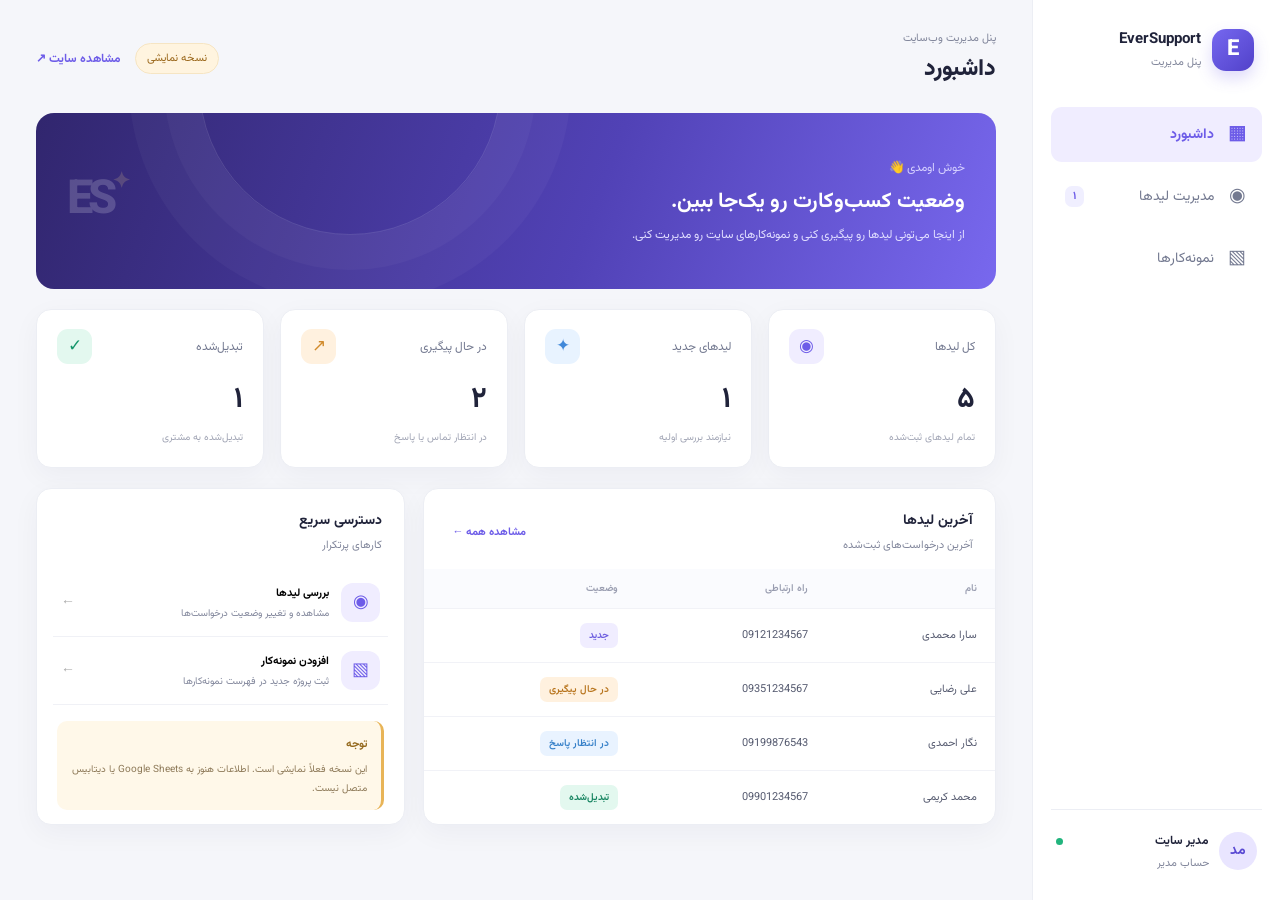
<file: admin/index.html>
<!doctype html>
<html lang="fa" dir="rtl">
<head>
  <meta charset="UTF-8">
  <meta name="viewport" content="width=device-width, initial-scale=1">
  <title>پنل مدیریت | EverSupport</title>
  <link rel="stylesheet" href="style.css">
</head>
<body>
  <aside class="sidebar" id="sidebar">
    <div class="brand"><div class="brand-mark">E</div><div><strong>EverSupport</strong><small>پنل مدیریت</small></div></div>
    <nav>
      <button class="nav-link active" data-page="dashboard"><span>▦</span> داشبورد</button>
      <button class="nav-link" data-page="leads"><span>◉</span> مدیریت لیدها <b id="navLeadCount">۰</b></button>
      <button class="nav-link" data-page="portfolio"><span>▧</span> نمونه‌کارها</button>
    </nav>
    <div class="sidebar-bottom"><div class="admin-avatar">مد</div><div><strong>مدیر سایت</strong><small>حساب مدیر</small></div><span class="online-dot"></span></div>
  </aside>
  <main class="main">
    <header class="topbar">
      <button class="mobile-menu" id="mobileMenu" aria-label="باز کردن منو">☰</button>
      <div><div class="eyebrow">پنل مدیریت وب‌سایت</div><h1 id="pageTitle">داشبورد</h1></div>
      <div class="top-actions"><span class="demo-tag">نسخه نمایشی</span><a class="site-link" href="https://www.eversupportco.ir" target="_blank" rel="noreferrer">مشاهده سایت ↗</a></div>
    </header>

    <section class="page active" id="page-dashboard">
      <div class="welcome"><div><p class="welcome-kicker">خوش اومدی 👋</p><h2>وضعیت کسب‌وکارت رو یک‌جا ببین.</h2><p>از اینجا می‌تونی لیدها رو پیگیری کنی و نمونه‌کارهای سایت رو مدیریت کنی.</p></div><div class="welcome-art">ES<span>✦</span></div></div>
      <div class="stats-grid">
        <article class="stat-card"><div class="stat-top"><span>کل لیدها</span><span class="stat-icon purple">◉</span></div><strong id="statTotal">۰</strong><small>تمام لیدهای ثبت‌شده</small></article>
        <article class="stat-card"><div class="stat-top"><span>لیدهای جدید</span><span class="stat-icon blue">✦</span></div><strong id="statNew">۰</strong><small>نیازمند بررسی اولیه</small></article>
        <article class="stat-card"><div class="stat-top"><span>در حال پیگیری</span><span class="stat-icon orange">↗</span></div><strong id="statFollow">۰</strong><small>در انتظار تماس یا پاسخ</small></article>
        <article class="stat-card"><div class="stat-top"><span>تبدیل‌شده</span><span class="stat-icon green">✓</span></div><strong id="statWon">۰</strong><small>تبدیل‌شده به مشتری</small></article>
      </div>
      <div class="content-grid">
        <article class="panel"><div class="panel-heading"><div><h3>آخرین لیدها</h3><p>آخرین درخواست‌های ثبت‌شده</p></div><button class="text-button" data-goto="leads">مشاهده همه ←</button></div><div class="table-wrap"><table><thead><tr><th>نام</th><th>راه ارتباطی</th><th>وضعیت</th></tr></thead><tbody id="recentLeads"></tbody></table></div></article>
        <article class="panel quick-panel"><div class="panel-heading"><div><h3>دسترسی سریع</h3><p>کارهای پرتکرار</p></div></div><button class="quick-action" data-goto="leads"><span class="quick-icon">◉</span><span><strong>بررسی لیدها</strong><small>مشاهده و تغییر وضعیت درخواست‌ها</small></span><b>←</b></button><button class="quick-action" data-goto="portfolio"><span class="quick-icon">▧</span><span><strong>افزودن نمونه‌کار</strong><small>ثبت پروژه جدید در فهرست نمونه‌کارها</small></span><b>←</b></button><div class="notice"><strong>توجه</strong><p>این نسخه فعلاً نمایشی است. اطلاعات هنوز به Google Sheets یا دیتابیس متصل نیست.</p></div></article>
      </div>
    </section>

    <section class="page" id="page-leads">
      <div class="section-intro"><div><h2>مدیریت لیدها</h2><p>در نسخه نهایی، این بخش به اطلاعات Google Sheets متصل می‌شود.</p></div><button class="secondary-button" id="exportLeads">خروجی CSV ↓</button></div>
      <div class="toolbar"><div class="search-box"><span>⌕</span><input id="leadSearch" placeholder="جست‌وجو بر اساس نام یا شماره..." /></div><select id="statusFilter" aria-label="فیلتر وضعیت"><option value="all">همه وضعیت‌ها</option><option value="جدید">جدید</option><option value="در حال پیگیری">در حال پیگیری</option><option value="در انتظار پاسخ">در انتظار پاسخ</option><option value="تبدیل‌شده">تبدیل‌شده</option><option value="از دست‌رفته">از دست‌رفته</option></select></div>
      <article class="panel"><div class="table-wrap"><table class="leads-table"><thead><tr><th>نام و نام خانوادگی</th><th>شماره تماس</th><th>خدمت موردنظر</th><th>تاریخ ثبت</th><th>وضعیت</th><th>یادداشت</th></tr></thead><tbody id="leadsTable"></tbody></table></div><div class="table-footer" id="leadCount"></div></article>
      <p class="footnote">اطلاعات این جدول نمونه هستند و برای نمایش رابط کاربری استفاده شده‌اند.</p>
    </section>

    <section class="page" id="page-portfolio">
      <div class="section-intro"><div><h2>نمونه‌کارها</h2><p>پروژه‌هایی که می‌خواهی در سایت نمایش داده شوند مدیریت کن.</p></div><button class="primary-button" id="addProject">＋ افزودن نمونه‌کار</button></div>
      <div class="portfolio-grid" id="portfolioGrid"></div>
      <div class="empty-state" id="portfolioEmpty" hidden><div class="empty-icon">▧</div><h3>هنوز نمونه‌کاری اضافه نشده</h3><p>اولین پروژه‌ات رو ثبت کن.</p><button class="primary-button" id="emptyAdd">＋ افزودن نمونه‌کار</button></div>
      <p class="footnote">در این نسخه، اطلاعات نمونه‌کارها فقط در مرورگر فعلی ذخیره می‌شود. برای انتشار در سایت باید Storage و دیتابیس متصل شوند.</p>
    </section>
  </main>

  <dialog id="projectDialog" class="modal">
    <form id="projectForm">
      <div class="modal-head"><div><h2 id="modalTitle">افزودن نمونه‌کار</h2><p>اطلاعات پروژه را وارد کن.</p></div><button type="button" class="icon-button" id="closeModal" aria-label="بستن">×</button></div>
      <input type="hidden" id="projectId">
      <label>عنوان پروژه <input id="projectName" required maxlength="90" placeholder="مثلاً طراحی وب‌سایت شرکتی"></label>
      <label>دسته‌بندی <input id="projectCategory" maxlength="60" placeholder="مثلاً طراحی سایت"></label>
      <label>لینک پروژه <input id="projectUrl" type="url" placeholder="https://example.com"></label>
      <label>لینک تصویر کاور <input id="projectImage" type="url" placeholder="https://... (فعلاً لینک تصویر)"></label>
      <label>توضیحات <textarea id="projectDescription" rows="3" maxlength="500" placeholder="چند خط درباره پروژه..."></textarea></label>
      <label class="checkbox-label"><input type="checkbox" id="projectPublished" checked> نمایش در سایت (در نسخه متصل)</label>
      <div class="modal-actions"><button type="button" class="secondary-button" id="cancelModal">انصراف</button><button type="submit" class="primary-button">ذخیره نمونه‌کار</button></div>
    </form>
  </dialog>
  <div class="toast" id="toast" role="status"></div>
  <script src="script.js"></script>
</body>
</html>
</file>
<file: admin/style.css>
@import url("https://fonts.googleapis.com/css2?family=Vazirmatn:wght@400;500;600;700;800&display=swap");
:root {
  --bg: #f5f6fa;
  --panel: #fff;
  --ink: #20233a;
  --muted: #81869b;
  --line: #eceef4;
  --purple: #6d5ce8;
  --purple-light: #f0edff;
  --green: #15966b;
  --red: #d94f68;
  --orange: #c77a21;
  --shadow: 0 8px 28px rgba(28, 31, 63, 0.045);
}
* {
  box-sizing: border-box;
}
body {
  margin: 0;
  background: var(--bg);
  color: var(--ink);
  font-family: "Vazirmatn", Tahoma, sans-serif;
  font-size: 14px;
}
button,
input,
select,
textarea {
  font: inherit;
}
button {
  cursor: pointer;
}
.sidebar {
  position: fixed;
  inset: 0 0 0 auto;
  width: 248px;
  background: #fff;
  border-left: 1px solid var(--line);
  padding: 28px 18px;
  display: flex;
  flex-direction: column;
  z-index: 5;
}
.brand {
  display: flex;
  align-items: center;
  gap: 11px;
  padding: 0 8px 36px;
}
.brand-mark {
  width: 42px;
  height: 42px;
  border-radius: 14px;
  background: linear-gradient(135deg, #7668f0, #5141c9);
  display: grid;
  place-items: center;
  color: #fff;
  font-size: 22px;
  font-weight: 800;
  box-shadow: 0 7px 16px #6d5ce83b;
}
.brand strong {
  display: block;
  font-size: 15px;
  direction: ltr;
  text-align: right;
}
.brand small,
.sidebar-bottom small {
  display: block;
  color: var(--muted);
  font-size: 11px;
  margin-top: 3px;
}
.sidebar nav {
  display: grid;
  gap: 7px;
}
.nav-link {
  border: 0;
  background: transparent;
  color: #737990;
  text-align: right;
  padding: 13px 14px;
  border-radius: 11px;
  display: flex;
  align-items: center;
  gap: 12px;
}
.nav-link span {
  font-size: 19px;
  width: 22px;
  text-align: center;
}
.nav-link b {
  margin-right: auto;
  background: #f0efff;
  color: var(--purple);
  padding: 2px 8px;
  border-radius: 7px;
  font-size: 11px;
}
.nav-link.active {
  background: var(--purple-light);
  color: var(--purple);
  font-weight: 700;
}
.sidebar-bottom {
  margin-top: auto;
  border-top: 1px solid var(--line);
  padding: 20px 5px 0;
  display: flex;
  align-items: center;
  gap: 10px;
  position: relative;
}
.admin-avatar {
  width: 38px;
  height: 38px;
  border-radius: 50%;
  background: #e9e5ff;
  color: #5a4ad3;
  display: grid;
  place-items: center;
  font-weight: 700;
}
.sidebar-bottom strong {
  font-size: 12px;
}
.online-dot {
  width: 7px;
  height: 7px;
  border-radius: 50%;
  background: #21b47d;
  margin-right: auto;
  align-self: flex-start;
  margin-top: 8px;
}
.main {
  margin-right: 248px;
  padding: 30px 36px;
  max-width: 1700px;
}
.topbar {
  display: flex;
  align-items: center;
  justify-content: space-between;
  margin-bottom: 26px;
}
.eyebrow {
  font-size: 11px;
  color: var(--muted);
  margin-bottom: 4px;
}
.topbar h1 {
  font-size: 23px;
  margin: 0;
  font-weight: 800;
}
.top-actions {
  display: flex;
  align-items: center;
  gap: 14px;
}
.demo-tag {
  background: #fff4df;
  color: #9b681c;
  border: 1px solid #f6e5c3;
  border-radius: 20px;
  padding: 6px 11px;
  font-size: 11px;
}
.site-link {
  color: var(--purple);
  text-decoration: none;
  font-size: 12px;
  font-weight: 700;
}
.page {
  display: none;
}
.page.active {
  display: block;
}
.welcome {
  min-height: 176px;
  border-radius: 18px;
  background: linear-gradient(110deg, #31266e, #5142b6 58%, #7868ee);
  color: #fff;
  padding: 27px 31px;
  display: flex;
  align-items: center;
  justify-content: space-between;
  overflow: hidden;
  position: relative;
}
.welcome:after {
  content: "";
  position: absolute;
  width: 300px;
  height: 300px;
  border: 1px solid #ffffff20;
  border-radius: 50%;
  left: 17%;
  top: -180px;
  box-shadow:
    0 0 0 35px #ffffff08,
    0 0 0 70px #ffffff08;
}
.welcome-kicker {
  font-size: 12px;
  color: #d5d0ff;
  margin: 0 0 8px;
}
.welcome h2 {
  font-size: 21px;
  margin: 0 0 8px;
}
.welcome p:last-child {
  font-size: 12px;
  color: #e0ddff;
  margin: 0;
}
.welcome-art {
  font-size: 47px;
  font-weight: 800;
  letter-spacing: -5px;
  opacity: 0.18;
  direction: ltr;
  position: relative;
  z-index: 1;
}
.welcome-art span {
  font-size: 22px;
  vertical-align: top;
  color: #f4d58c;
}
.stats-grid {
  display: grid;
  grid-template-columns: repeat(4, minmax(0, 1fr));
  gap: 16px;
  margin: 20px 0;
}
.stat-card,
.panel {
  background: var(--panel);
  border: 1px solid var(--line);
  border-radius: 15px;
  box-shadow: var(--shadow);
}
.stat-card {
  padding: 19px 20px;
}
.stat-top {
  display: flex;
  justify-content: space-between;
  align-items: center;
  color: #737990;
  font-size: 12px;
}
.stat-icon {
  width: 35px;
  height: 35px;
  border-radius: 11px;
  display: grid;
  place-items: center;
  font-size: 17px;
}
.purple {
  background: #f0edff;
  color: #6d5ce8;
}
.blue {
  background: #e8f3ff;
  color: #4088d9;
}
.orange {
  background: #fff1df;
  color: #d18a2b;
}
.green {
  background: #e3f8ef;
  color: #15966b;
}
.stat-card > strong {
  font-size: 29px;
  display: block;
  margin: 13px 0 3px;
}
.stat-card > small {
  font-size: 10px;
  color: #a0a4b4;
}
.content-grid {
  display: grid;
  grid-template-columns: minmax(0, 1.55fr) minmax(280px, 1fr);
  gap: 18px;
}
.panel {
  overflow: hidden;
}
.panel-heading {
  padding: 21px 22px 15px;
  display: flex;
  align-items: center;
  justify-content: space-between;
}
.panel-heading h3 {
  font-size: 14px;
  margin: 0 0 5px;
}
.panel-heading p {
  font-size: 11px;
  color: var(--muted);
  margin: 0;
}
.text-button {
  border: 0;
  background: transparent;
  color: var(--purple);
  font-size: 11px;
  font-weight: 700;
}
.table-wrap {
  overflow-x: auto;
}
table {
  width: 100%;
  border-collapse: collapse;
  white-space: nowrap;
}
th {
  font-size: 10px;
  color: #999db0;
  font-weight: 600;
  background: #fafbfe;
  text-align: right;
  padding: 12px 18px;
}
td {
  padding: 14px 18px;
  border-top: 1px solid #f1f2f7;
  font-size: 11px;
  color: #565b70;
}
tbody tr:hover {
  background: #fbfbff;
}
.quick-panel {
  padding-bottom: 14px;
}
.quick-action {
  display: flex;
  align-items: center;
  gap: 12px;
  width: calc(100% - 32px);
  margin: 0 16px;
  padding: 14px 8px;
  border: 0;
  border-bottom: 1px solid #f0f1f6;
  background: #fff;
  text-align: right;
}
.quick-icon {
  width: 39px;
  height: 39px;
  display: grid;
  place-items: center;
  border-radius: 12px;
  background: #f0edff;
  color: var(--purple);
  font-size: 18px;
}
.quick-action span:nth-child(2) {
  display: grid;
  gap: 4px;
}
.quick-action strong {
  font-size: 11px;
}
.quick-action small {
  font-size: 10px;
  color: var(--muted);
}
.quick-action > b {
  margin-right: auto;
  color: #aaa;
}
.notice {
  margin: 16px 20px 0;
  padding: 12px 14px;
  background: #fff8e9;
  border-radius: 10px;
  border-right: 3px solid #e8b457;
}
.notice strong {
  font-size: 11px;
  color: #956a1e;
}
.notice p {
  font-size: 10px;
  line-height: 1.9;
  color: #8e7a59;
  margin: 5px 0 0;
}
.section-intro {
  display: flex;
  justify-content: space-between;
  align-items: center;
  margin: 6px 0 22px;
}
.section-intro h2 {
  font-size: 19px;
  margin: 0 0 5px;
}
.section-intro p {
  color: var(--muted);
  font-size: 11px;
  margin: 0;
}
.primary-button,
.secondary-button {
  border-radius: 10px;
  padding: 10px 15px;
  font-size: 11px;
  font-weight: 700;
}
.primary-button {
  background: var(--purple);
  color: #fff;
  border: 1px solid var(--purple);
  box-shadow: 0 5px 12px #6d5ce825;
}
.secondary-button {
  background: #fff;
  color: #62677d;
  border: 1px solid #e3e5ee;
}
.toolbar {
  display: flex;
  gap: 12px;
  margin-bottom: 16px;
}
.search-box {
  background: #fff;
  border: 1px solid var(--line);
  border-radius: 10px;
  display: flex;
  align-items: center;
  gap: 8px;
  padding: 0 13px;
  flex: 1;
  max-width: 420px;
  color: #9da1b2;
}
.search-box span {
  font-size: 24px;
}
.search-box input {
  border: 0;
  outline: 0;
  width: 100%;
  padding: 12px 0;
  background: transparent;
  font-size: 11px;
}
.toolbar select {
  background: #fff;
  border: 1px solid var(--line);
  border-radius: 10px;
  padding: 0 12px;
  color: #666b80;
  min-width: 160px;
  font-size: 11px;
  outline: 0;
}
.status {
  display: inline-block;
  border-radius: 7px;
  padding: 5px 9px;
  font-size: 10px;
  font-weight: 600;
}
.status-new {
  background: #f0edff;
  color: #6b5bdf;
}
.status-follow {
  background: #fff1df;
  color: #b8751e;
}
.status-wait {
  background: #e9f3ff;
  color: #347fc8;
}
.status-won {
  background: #e3f8ef;
  color: #14835f;
}
.status-lost {
  background: #ffe9ed;
  color: #c54760;
}
.status-select {
  border: 1px solid #e7e8f0;
  border-radius: 7px;
  padding: 5px 7px;
  background: #fff;
  font-size: 10px;
  color: #555a70;
  max-width: 130px;
}
.note-input {
  border: 1px solid #eceef4;
  border-radius: 7px;
  padding: 6px 8px;
  width: 150px;
  font-size: 10px;
  outline-color: #b6affb;
}
.table-footer {
  padding: 14px 18px;
  color: var(--muted);
  font-size: 10px;
  border-top: 1px solid var(--line);
}
.footnote {
  font-size: 10px;
  color: #969aab;
  margin: 13px 2px;
}
.portfolio-grid {
  display: grid;
  grid-template-columns: repeat(3, minmax(0, 1fr));
  gap: 17px;
}
.project-card {
  background: #fff;
  border: 1px solid var(--line);
  border-radius: 15px;
  overflow: hidden;
  box-shadow: var(--shadow);
}
.project-cover {
  height: 155px;
  background: linear-gradient(135deg, #e9e5ff, #f4f2ff);
  display: grid;
  place-items: center;
  color: #8c80eb;
  font-size: 35px;
  overflow: hidden;
}
.project-cover img {
  width: 100%;
  height: 100%;
  object-fit: cover;
}
.project-body {
  padding: 15px;
}
.project-category {
  font-size: 10px;
  color: var(--purple);
  background: #f1efff;
  padding: 4px 8px;
  border-radius: 6px;
  display: inline-block;
}
.project-body h3 {
  font-size: 14px;
  margin: 10px 0 5px;
}
.project-body p {
  font-size: 11px;
  color: var(--muted);
  line-height: 1.8;
  min-height: 38px;
  margin: 0 0 12px;
}
.project-meta {
  display: flex;
  align-items: center;
  justify-content: space-between;
  border-top: 1px solid var(--line);
  padding-top: 12px;
}
.published {
  font-size: 10px;
  color: var(--green);
}
.unpublished {
  font-size: 10px;
  color: var(--muted);
}
.project-actions {
  display: flex;
  gap: 6px;
}
.mini-btn {
  border: 1px solid var(--line);
  background: #fff;
  border-radius: 7px;
  padding: 5px 8px;
  font-size: 10px;
  color: #686d80;
}
.mini-btn.delete {
  color: var(--red);
}
.empty-state {
  text-align: center;
  padding: 50px 20px;
  background: #fff;
  border: 1px dashed #dfe1eb;
  border-radius: 15px;
}
.empty-icon {
  font-size: 35px;
  color: #a79df4;
}
.empty-state h3 {
  font-size: 15px;
}
.empty-state p {
  font-size: 11px;
  color: var(--muted);
  margin-bottom: 20px;
}
.modal {
  border: 0;
  border-radius: 18px;
  padding: 0;
  width: min(560px, calc(100% - 28px));
  box-shadow: 0 25px 90px #19193445;
}
.modal::backdrop {
  background: #17172f77;
  backdrop-filter: blur(3px);
}
.modal form {
  padding: 24px;
}
.modal-head {
  display: flex;
  justify-content: space-between;
  align-items: flex-start;
  margin-bottom: 20px;
}
.modal-head h2 {
  font-size: 18px;
  margin: 0 0 5px;
}
.modal-head p {
  font-size: 11px;
  color: var(--muted);
  margin: 0;
}
.icon-button {
  border: 0;
  background: #f4f5f9;
  border-radius: 8px;
  width: 32px;
  height: 32px;
  font-size: 23px;
  color: #666;
}
.modal label {
  display: block;
  font-size: 11px;
  font-weight: 600;
  margin: 13px 0;
  color: #555a70;
}
.modal label > input:not([type="checkbox"]),
.modal textarea {
  display: block;
  width: 100%;
  border: 1px solid #e5e7ef;
  border-radius: 9px;
  margin-top: 7px;
  padding: 11px;
  outline-color: #b5adff;
  font-size: 12px;
  background: #fff;
}
.modal textarea {
  resize: vertical;
}
.checkbox-label {
  display: flex !important;
  align-items: center;
  gap: 8px;
}
.modal-actions {
  display: flex;
  justify-content: flex-end;
  gap: 8px;
  margin-top: 20px;
}
.toast {
  position: fixed;
  bottom: 24px;
  left: 24px;
  background: #262441;
  color: #fff;
  padding: 12px 18px;
  border-radius: 10px;
  box-shadow: var(--shadow);
  font-size: 12px;
  opacity: 0;
  transform: translateY(8px);
  transition: 0.2s;
  pointer-events: none;
  z-index: 10;
}
.toast.show {
  opacity: 1;
  transform: translateY(0);
}
.mobile-menu {
  display: none;
}
@media (max-width: 1100px) {
  .main {
    padding: 25px 22px;
  }
  .stats-grid {
    grid-template-columns: repeat(2, minmax(0, 1fr));
  }
  .content-grid {
    grid-template-columns: 1fr;
  }
  .portfolio-grid {
    grid-template-columns: repeat(2, minmax(0, 1fr));
  }
}
@media (max-width: 720px) {
  .sidebar {
    transform: translateX(105%);
    transition: 0.2s;
    box-shadow: 0 0 30px #20203a1a;
  }
  .sidebar.open {
    transform: translateX(0);
  }
  .main {
    margin-right: 0;
    padding: 20px 14px;
  }
  .mobile-menu {
    display: block;
    border: 1px solid var(--line);
    background: #fff;
    border-radius: 9px;
    padding: 8px 10px;
    margin-left: 10px;
  }
  .topbar {
    justify-content: flex-start;
  }
  .topbar > div:nth-child(2) {
    flex: 1;
  }
  .topbar h1 {
    font-size: 19px;
  }
  .top-actions {
    gap: 8px;
  }
  .demo-tag {
    display: none;
  }
  .site-link {
    font-size: 10px;
  }
  .welcome {
    padding: 22px 18px;
    min-height: 155px;
  }
  .welcome h2 {
    font-size: 17px;
  }
  .welcome p:last-child {
    line-height: 1.8;
    max-width: 270px;
  }
  .welcome-art {
    display: none;
  }
  .stats-grid {
    gap: 10px;
  }
  .stat-card {
    padding: 14px;
  }
  .stat-card > strong {
    font-size: 25px;
  }
  .section-intro {
    align-items: flex-start;
    gap: 12px;
  }
  .section-intro h2 {
    font-size: 17px;
  }
  .section-intro p {
    max-width: 250px;
    line-height: 1.8;
  }
  .toolbar {
    flex-direction: column;
  }
  .search-box {
    max-width: none;
  }
  .toolbar select {
    height: 42px;
  }
  .portfolio-grid {
    grid-template-columns: 1fr;
  }
  .project-cover {
    height: 180px;
  }
  .table-wrap {
    margin: 0;
  }
  .leads-table {
    min-width: 850px;
  }
  .panel-heading {
    padding: 17px;
  }
  .welcome-kicker {
    margin-top: 0;
  }
}
</file>
